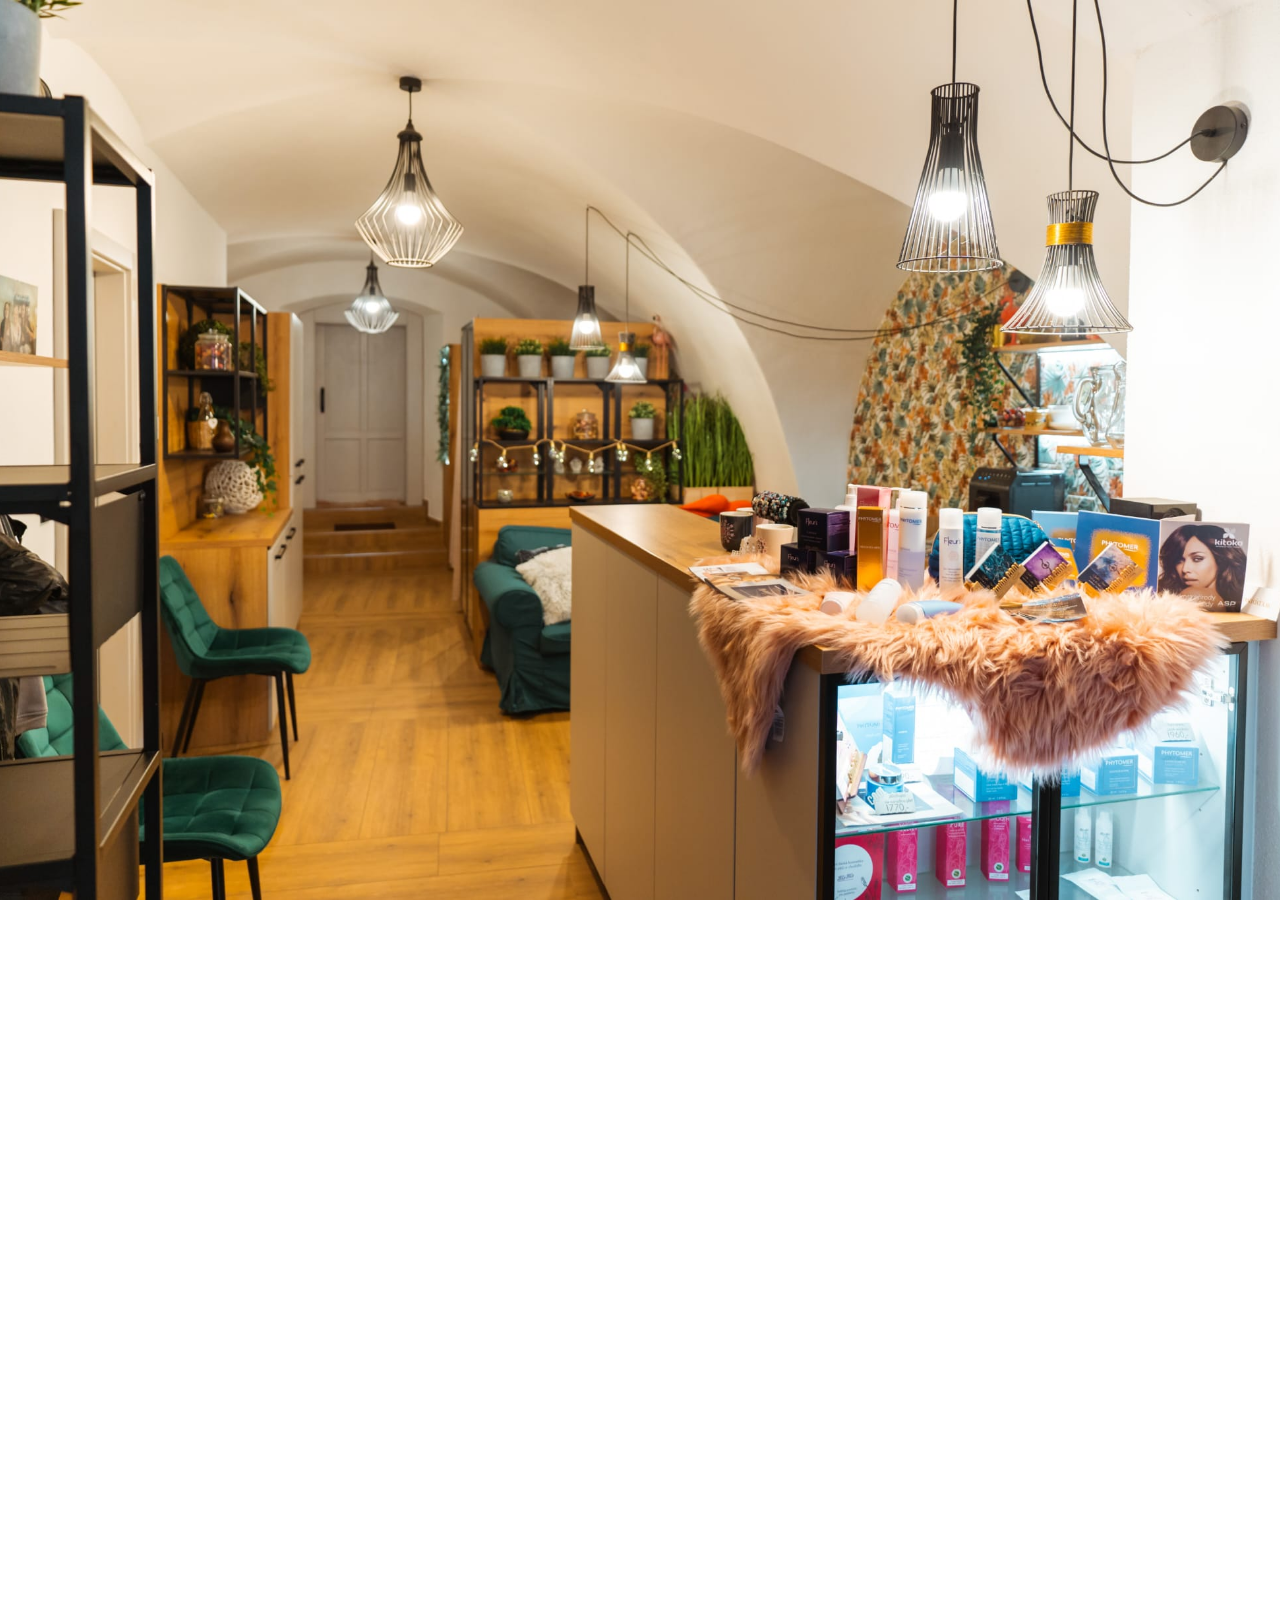
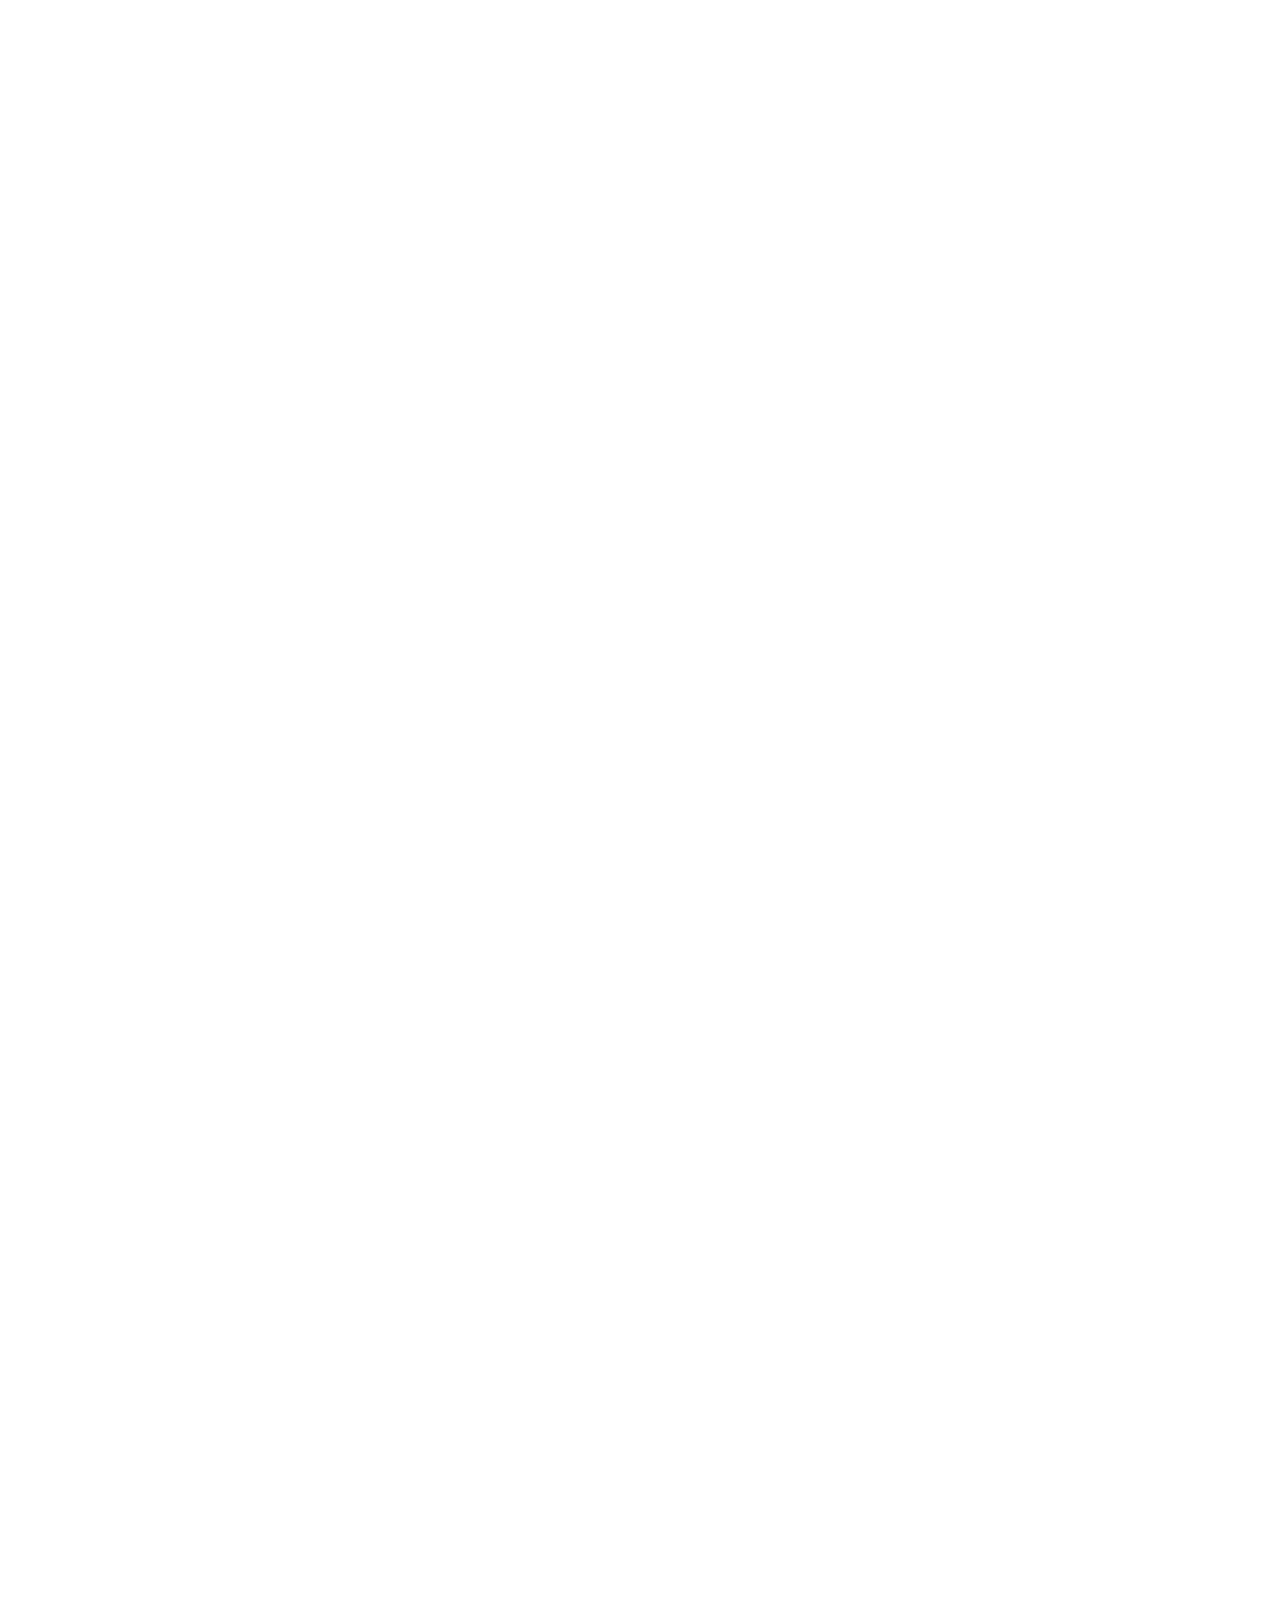
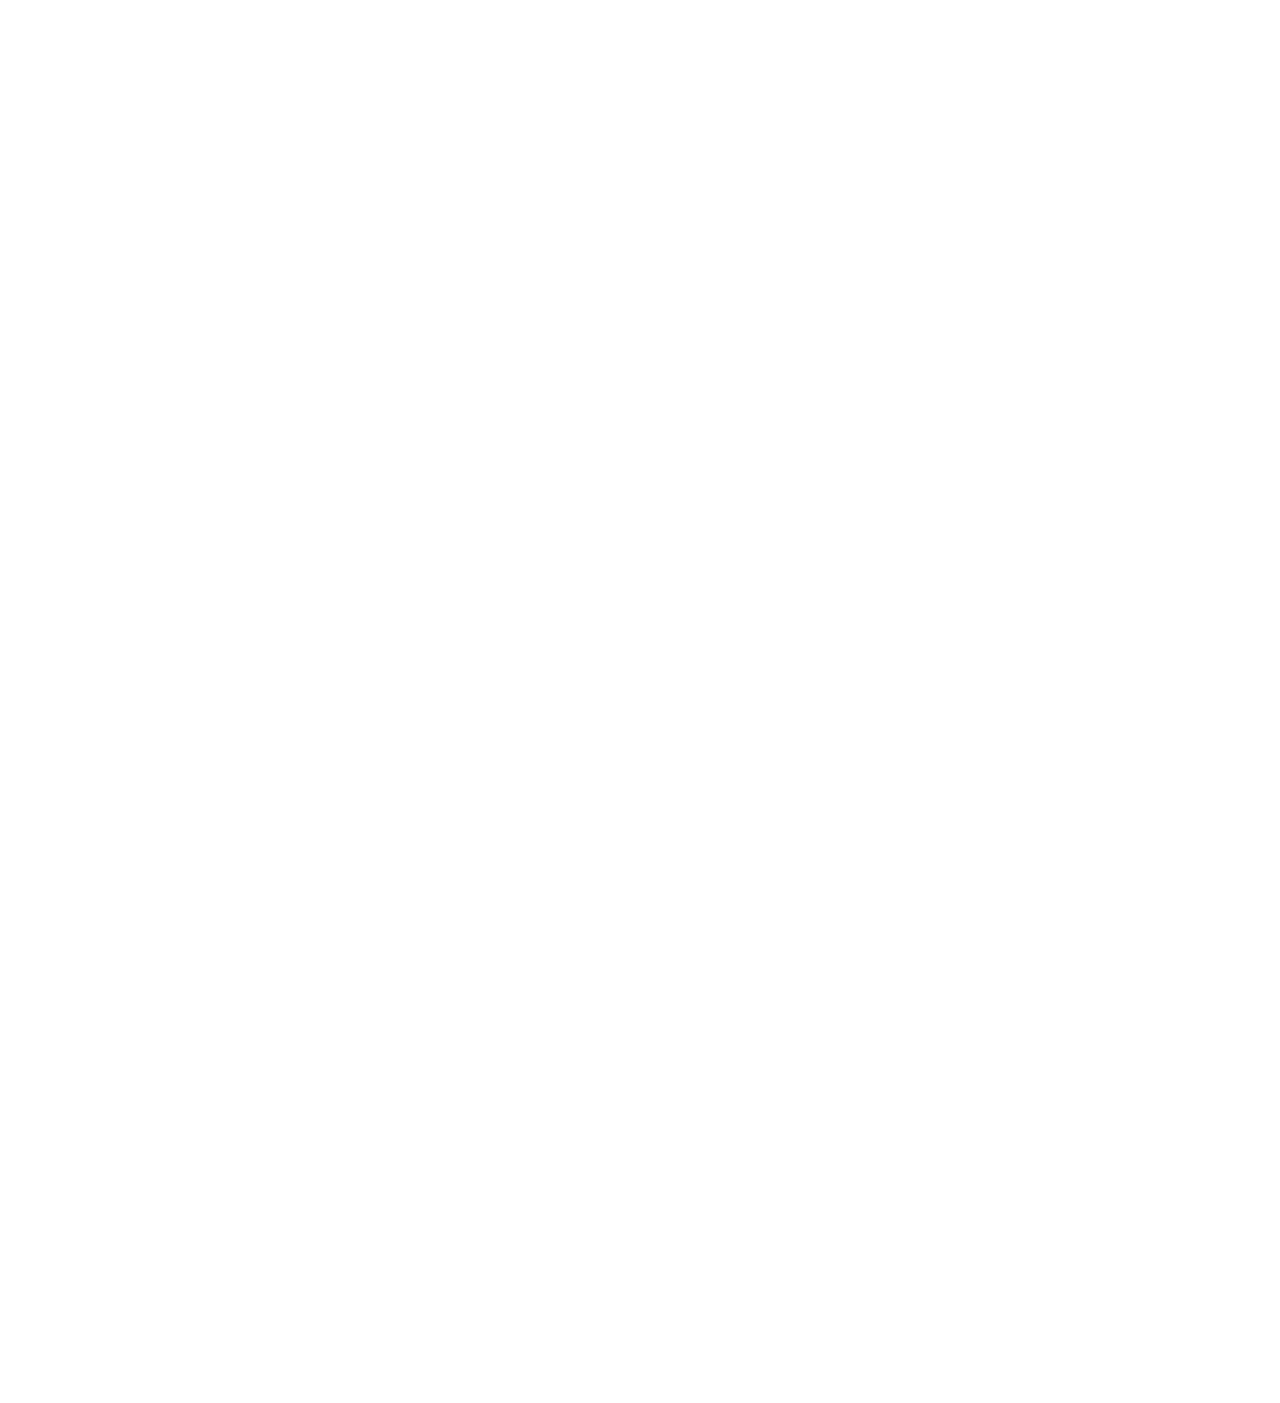
<file: index.html>
<!DOCTYPE html>
<html lang="cs">
<head>
  <meta charset="UTF-8" />
  <meta name="viewport" content="width=device-width, initial-scale=1.0" />
  <meta name="format-detection" content="telephone=no">
  <title>Vítejte | Studio COOL</title>
  <meta name="description" content="Studio COOL - kosmetika, kadeřnictví, řasy a masáže ve Velkém Meziříčí." />
  <link rel="stylesheet" href="css/style.css" />
  <link rel="icon" href="img/ico/ico.png">
</head>
<body>
  <!-- Jednotný rozostřený podklad pro mobily -->
  <div class="bg-blur" aria-hidden="true"></div>

  <header>
    <div class="nav-container">
      <div class="hamburger-wrapper">
        <button class="hamburger" id="hamburger" aria-label="Menu" aria-expanded="false" aria-controls="site-menu">
          <span></span><span></span><span></span>
        </button>
      </div>
      <nav aria-label="Hlavní navigace">
        <ul class="nav-links" id="site-menu">
          <li><a href="index.html" class="active">Vítejte</a></li>
          <li><a href="kosmetika.html">Kosmetika</a></li>
          <li><a href="rasy.html">Řasy &amp; obočí</a></li>
          <li><a href="kadernictvi.html">Kadeřnictví</a></li>
          <li><a href="liceniAnehty.html">Líčení &amp; nehty</a></li>
          <li><a href="masaze.html">Masáže</a></li>
          <li><a href="kontakty.html">Kontakty</a></li>
        </ul>
      </nav>
    </div>
    <div class="nav-backdrop" id="navBackdrop"></div>
  </header>

  <main id="main">
    <section class="hero fade-in">
      <div class="hero-content">
        <h1>Nové studio ve Velkém Meziříčí</h1>
        <p>Ačkoliv ve starém domě, jsme nové, moderní studio na ulici Novosady. Nabízíme komplexní péči o vaše řasy,
          vlasy, vousy, ruce i nohy. Koukáme po nových trendech a neváháme se je naučit a přinášet je i Vám.</p>
      </div>
    </section>

    <section class="service-cards fade-in">
      <div class="service-card">
        <img src="img/galerieVitejte/kri14.jpg" alt="Kosmetika" />
        <div class="service-text">
          <h3>Kosmetika</h3>
          <p>Nabízím komplexní péči o vaši pleť a obličej…. Přijďte si odpočinout a nechte svoji pleť načerpat energii z moře při obličejových rituálech.</p>
          <a href="kosmetika.html" class="btn-link">Více o kosmetice</a>
        </div>
      </div>

      <div class="service-card">
        <img src="img/galerieVitejte/kri02.jpg" alt="Řasy" />
        <div class="service-text">
          <h3>Řasy a obočí</h3>
          <p>Nabízím péči o řasy. Nechte svoje oči prokouknout. Nabízím i komplexní péči o obočí - úprava, barvení, laminace…</p>
          <a href="rasy.html" class="btn-link">Více o řasách a obočí</a>
        </div>
      </div>

      <div class="service-card">
        <img src="img/galerieKadernictvi/hair3.jpg" alt="Kadeřnictví" />
        <div class="service-text">
          <h3>Kadeřnictví Alča</h3>
          <p>Profesionální kadeřnické služby pro dámy i pány — střih, barva i styling dle vašeho přání.</p>
          <a href="kadernictvi.html" class="btn-link">Více o kadeřnictví</a>
        </div>
      </div>

      <div class="service-card">
        <img src="img/galerieVitejte/hair7.jpg" alt="Líčení a nehty" />
        <div class="service-text">
          <h3>Líčení &amp; nehty</h3>
          <p>Líčení na denní nošení, společenské akce i svatby. Nehtový design pro upravené a zdravě vypadající ruce.</p>
          <a href="liceniAnehty.html" class="btn-link">Více o líčení a nehtech</a>
        </div>
      </div>

      <div class="service-card">
        <img src="img/galerieVitejte/kosmetik9.jpg" alt="Masáže">
        <div class="service-text">
          <h3>Masáže</h3>
          <p>Uvolněte napětí, dopřejte si odpočinek a načerpejte novou energii. V ceně je emulze, hudba i vyhřívané lehátko.</p>
          <a href="masaze.html" class="btn-link">Více o masážích</a>
        </div>
      </div>

      <div class="service-card">
        <img src="img/galerieVitejte/studio.jpg" alt="Naše provozovna" />
        <div class="service-text">
          <h3>Naše provozovna</h3>
          <p>Najdete nás v nově zrekonstruovaných prostorách starobylého domu bývalé židovské ulice Velkého Meziříčí. Moderní prostředí pro relaxaci i zkrášlení.</p>
        </div>
      </div>

      <div class="service-card">
        <img src="img/galerieVitejte/kosmetik2.jpg" alt="Dárkové poukazy" />
        <div class="service-text">
          <h3>Dárkové poukazy</h3>
          <p>Nabízíme dárkové poukazy v libovolné hodnotě. Neváhejte se zeptat po telefonu či sociální sítě a nebo osobně na provozovně. </p>
          <a href="kontakty.html" class="btn-link">Kontakty</a>
        </div>
      </div>

      <div class="service-card">
        <img src="img/galerieVitejte/kri19.jpg" alt="">
        <div class="service-text">
          <h3>Kontaktujte nás</h3>
          <p>Máte zájem o naše služby, neváhejte nás kontaktovat přes Messenger, telefon nebo WhatsApp.</p>
          <a href="kontakty.html" class="btn-link">Kontaktujte nás</a>
        </div>
      </div>
    </section>

    <section class="gallery-section fade-in">
      <h2>Fotogalerie studia</h2>
      <div class="gallery-container" id="homeGallery">
        <img src="img/galerieVitejte/kri25.jpg" alt="">
        <img src="img/galerieVitejte/kosmetik5.jpg" alt="">
        <img src="img/galerieVitejte/kri24.jpg" alt="">
        <img src="img/galerieVitejte/hair3.jpg" alt="">
        <img src="img/galerieVitejte/hair5.jpg" alt="">
        <img src="img/galerieVitejte/hair6.jpg" alt="">
        <img src="img/galerieVitejte/hair15.jpg" alt="">
        <img src="img/galerieVitejte/kri19.jpg" loading="lazy" alt="">
        <img src="img/galerieVitejte/kosmetik1.jpg" loading="lazy" alt="">
        <img src="img/galerieVitejte/kri20.jpg" loading="lazy" alt="">
        <img src="img/galerieVitejte/kosmetik10.jpg" loading="lazy" alt="">
        <img src="img/galerieVitejte/kri04.jpg" loading="lazy" alt="">
      </div>
    </section>

    <section class="brand-section fade-in">
      <h2>Náš partner</h2>
      <div class="brand-grid">
        <img src="img/galerieVitejte/kri06.png" alt="Značka 1">
      </div>
    </section>
  </main>

  <footer>
    <div class="footer-blur fade-in">
      <p>© 2025 Kosmetika a Kadeřnictví</p>
    </div>
  </footer>

  <script src="js/script.js"></script>
  <script>initGallery('homeGallery');</script>
</body>
</html>
</file>
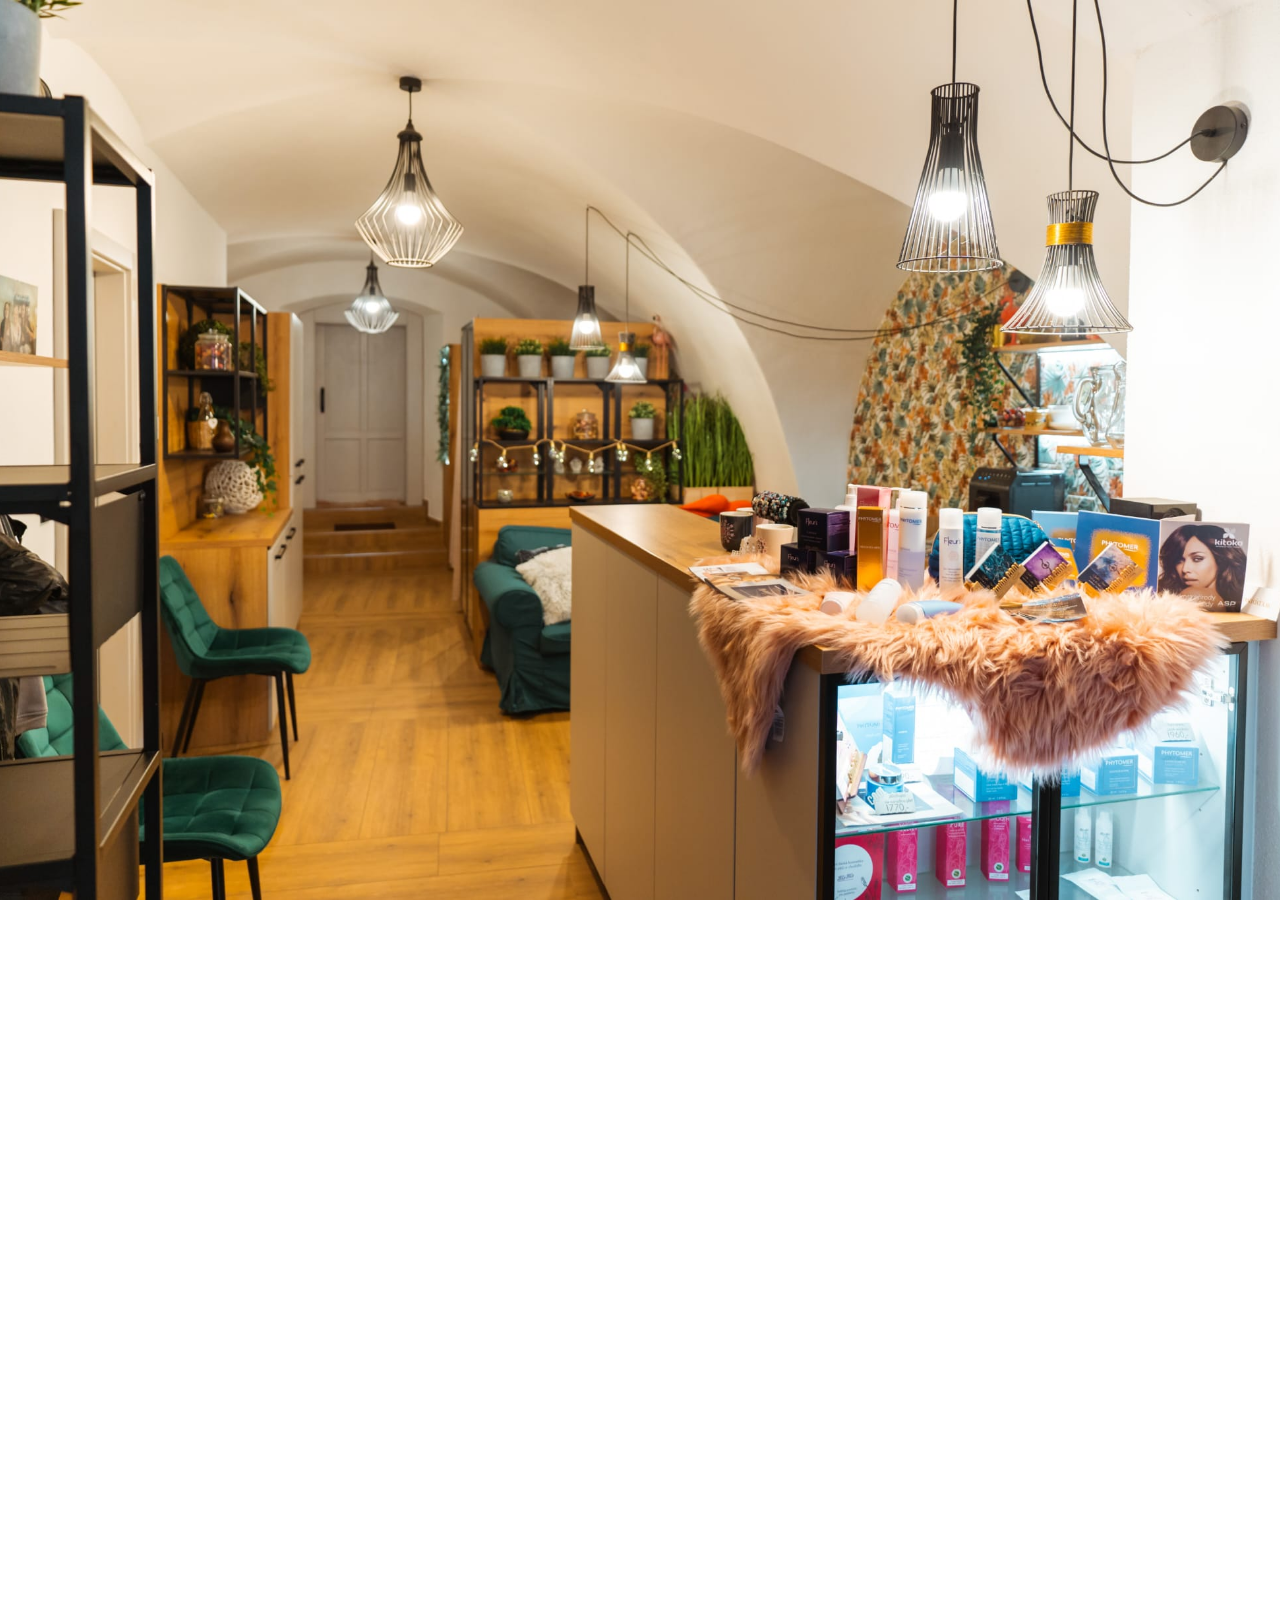
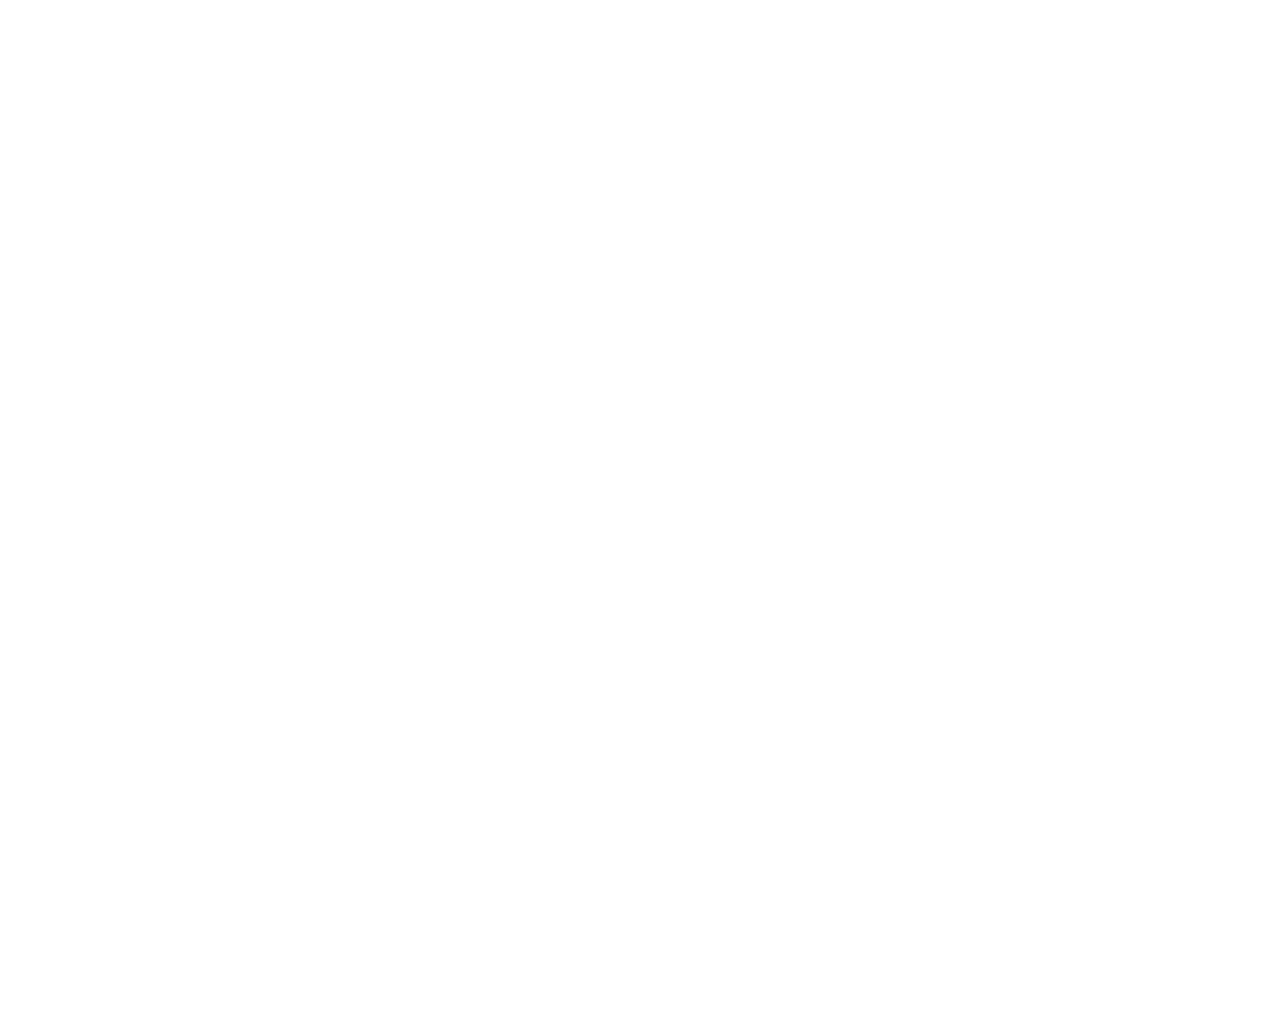
<file: kosmetika.html>
<!DOCTYPE html>
<html lang="cs">
<head>
  <meta charset="UTF-8">
  <meta name="viewport" content="width=device-width, initial-scale=1.0">
  <meta name="format-detection" content="telephone=no">
  <title>Kosmetika | Studio COOL</title>
  <meta name="description" content="Kompletní kosmetické ošetření pleti, peelingy, boj s akné a anti-aging péče se značkou Phytomer.">
  <link rel="stylesheet" href="css/style.css">
  <link rel="icon" href="img/ico/ico.png">
</head>
<body>
  <div class="bg-blur" aria-hidden="true"></div>

  <header>
    <div class="nav-container">
      <div class="hamburger-wrapper">
        <button class="hamburger" id="hamburger" aria-label="Menu" aria-expanded="false" aria-controls="site-menu">
          <span></span><span></span><span></span>
        </button>
      </div>
      <nav aria-label="Hlavní navigace">
        <ul class="nav-links" id="site-menu">
          <li><a href="index.html">Vítejte</a></li>
          <li><a href="kosmetika.html" class="active">Kosmetika</a></li>
          <li><a href="rasy.html">Řasy &amp; obočí</a></li>
          <li><a href="kadernictvi.html">Kadeřnictví</a></li>
          <li><a href="liceniAnehty.html">Líčení &amp; nehty</a></li>
          <li><a href="masaze.html">Masáže</a></li>
          <li><a href="kontakty.html">Kontakty</a></li>
        </ul>
      </nav>
    </div>
    <div class="nav-backdrop" id="navBackdrop"></div>
  </header>

  <main id="main">
    <section class="hero fade-in">
      <div class="hero-content">
        <h1>Kosmetické ošetření a relax</h1>
        <p>Zavřete na chvíli oči a zbavte se veškerých starostí a vychutnejte si ošetření, které hýčkají vaši pleť. To nejlepší pro Vaši pleť z moře. Phytomer = moře…kvalita….udržitelnost…dokonalá ošetření.</p>
      </div>
    </section>

    <section class="service-cards fade-in">
      <div class="service-card">
        <div class="service-text">
          <h3>Poskytované služby</h3>
          <p>Nabízím komplexní péči o pleť s využitím moderních přístrojů.</p>
          <ul>
            <li>Exfoliace</li>
            <li>Kyselinové peelingy</li>
            <li>Boj s akné</li>
            <li>Regulace vrásek, pigmentu a rozjasnění</li>
            <li>Hydratace pleti</li>
            <li>Ultrazvuková špachtle</li>
            <li>Galvanická žehlička</li>
            <li>Ptd lampa</li>
            <li>Relaxační liftingové masáže obličeje</li>
            <li>Celkové ošetření pleti a dokonalý relax</li>
            <li>Masáž rukou během masky</li>
          </ul>
        </div>
      </div>

      <div class="service-card logo-above-text">
        <img src="img/galerieKosmetika/phtmr.jpg" alt="PHYTOMER Logo" class="phytomer-logo">
        <div class="service-text">
          <h3>PHYTOMER – To nejlepší z moře</h3>
          <p><strong>Moře, tradice, výzkum, udržitelnost, kvalita a účinky.</strong></p>
          <p>Přírodní mořská kosmetika bez živočišných složek. Patří mezi malý podíl firem se smyslem pro udržitelnost a kvalitu přírodní péče.</p>
        </div>
      </div>
    </section>

    <div class="cenik-button-container fade-in">
      <button id="show-cenik-btn">Zobrazit ceník</button>
    </div>

    <section id="cenik-section" class="service-cards fade-in">
      <div class="service-detail-card">
        <div class="service-detail-text">
          <h3>Hydra original ritual</h3>
          <p>Hydratace s mořskými aktivními látkami.</p>
          <ul>
            <li>Odlíčení, peeling, detox</li>
            <li>Zahřívací maska hloubkově čistící póry Pure Pore Heating Mask</li>
            <li>Ultrazvuková špachtle</li>
            <li>Masáž, sérum, maska</li>
            <li>Krém + úprava a barvení obočí</li>
          </ul>
          <div class="price-tag">1790 Kč</div>
        </div>
      </div>

      <div class="service-detail-card">
        <div class="service-detail-text">
          <h3>OLIGOFORCE LUMINATION</h3>
          <p>Rozjasnění a obnova pleti s nedokonalostmi. <br> Účinně bojuje proti pigmentovým skvrnám , vráskám a rozšířeným pórům. Během ošetření dochází k dokonalé hydrataci a doplnění minerálů a tím k posílení obranyschopnosti pleti.</p>
          <ul>
            <li>odstranění make-upu a mechanická exfoliace</li>
            <li>&gt;čištění a detoxikace pokožky, kyselinový peeling</li>
            <li>čištění ultrazvukovou špachtlí</li>
            <li>obličejová masáž</li>
            <li>sérum a maska</li>
            <li>aplikace krémů</li>
            <li>v ceně je zahrnuta úprava + barvení obočí</li>
          </ul>
          <div class="price-tag">1790 Kč</div>
        </div>
      </div>

      <div class="service-detail-card">
        <div class="service-detail-text">
          <h3>Doucer Marine (zklidňující)</h3>
          <p>60–90 minut – Zklidňující péče pro zjemnění a zlepšení ochrany u citlivé pleti, nebo pleti se sklonem k zarudnutí.</p>
          <div class="price-tag">1790 Kč</div>
        </div>
      </div>

      <div class="service-detail-card">
        <div class="service-detail-text">
          <h3>EXPERT YOUTH</h3>
          <p>PROTIVRÁSKOVÉ OŠETŘENÍ (90 minut). Účinné ošetření pro omlazení a restrukturalizaci pleti a vyplnění vrásek.</p>
          <div class="price-tag">1790 Kč</div>
        </div>
      </div>

      <div class="service-detail-card">
        <div class="service-detail-text">
          <h3>PIONEER LUXUSNÍ OMLAZUJÍCÍ SUPREME RITUÁL</h3>
        <p>Délka ošetření 130 minut. Mimořádné ošetření s okamžitým omlazením, maximální biotechnologický výkon s mimořádnou masáží.</p>
          <div class="price-tag">2190 Kč</div>
        </div>
      </div>

      <div class="service-detail-card">
        <div class="service-detail-text">
          <h3>Teens 13–19 let</h3>
          <p>Čištění, peeling, ultrazvuk, sérum, maska, úprava obočí.</p>
          <div class="price-tag">1090 Kč</div>
        </div>
      </div>
    </section>

    <section class="gallery-section fade-in">
      <h2>Fotogalerie kosmetika</h2>
      <div class="gallery-container" id="kosmetikaGallery">
        <img src="img/galerieKosmetika/kosmetika2.jpg" alt="" loading="lazy">
        <img src="img/galerieKosmetika/kosmetik9.jpg" alt="" loading="lazy">
        <img src="img/galerieKosmetika/kosmetika5.jpg" alt="" loading="lazy">
        <img src="img/galerieKosmetika/kosmetik3.jpg" alt="" loading="lazy">
        <img src="img/galerieKosmetika/kosmetik.jpg" alt="" loading="lazy">
        <img src="img/galerieKosmetika/kri14.jpg" alt="" loading="lazy">
        <img src="img/galerieKosmetika/kosmetik6.jpg" alt="" loading="lazy">
        <img src="img/galerieKosmetika/produkty.jpg" alt="" loading="lazy">
        <img src="img/galerieKosmetika/kosmetik11.jpg" alt="" loading="lazy">
      </div>
    </section>
  </main>

  <footer>
    <div class="footer-blur fade-in">
      <p>© 2025 Kosmetika a Kadeřnictví</p>
    </div>
  </footer>

  <script src="js/script.js"></script>
  <script>initGallery('kosmetikaGallery');</script>
</body>
</html>
</file>
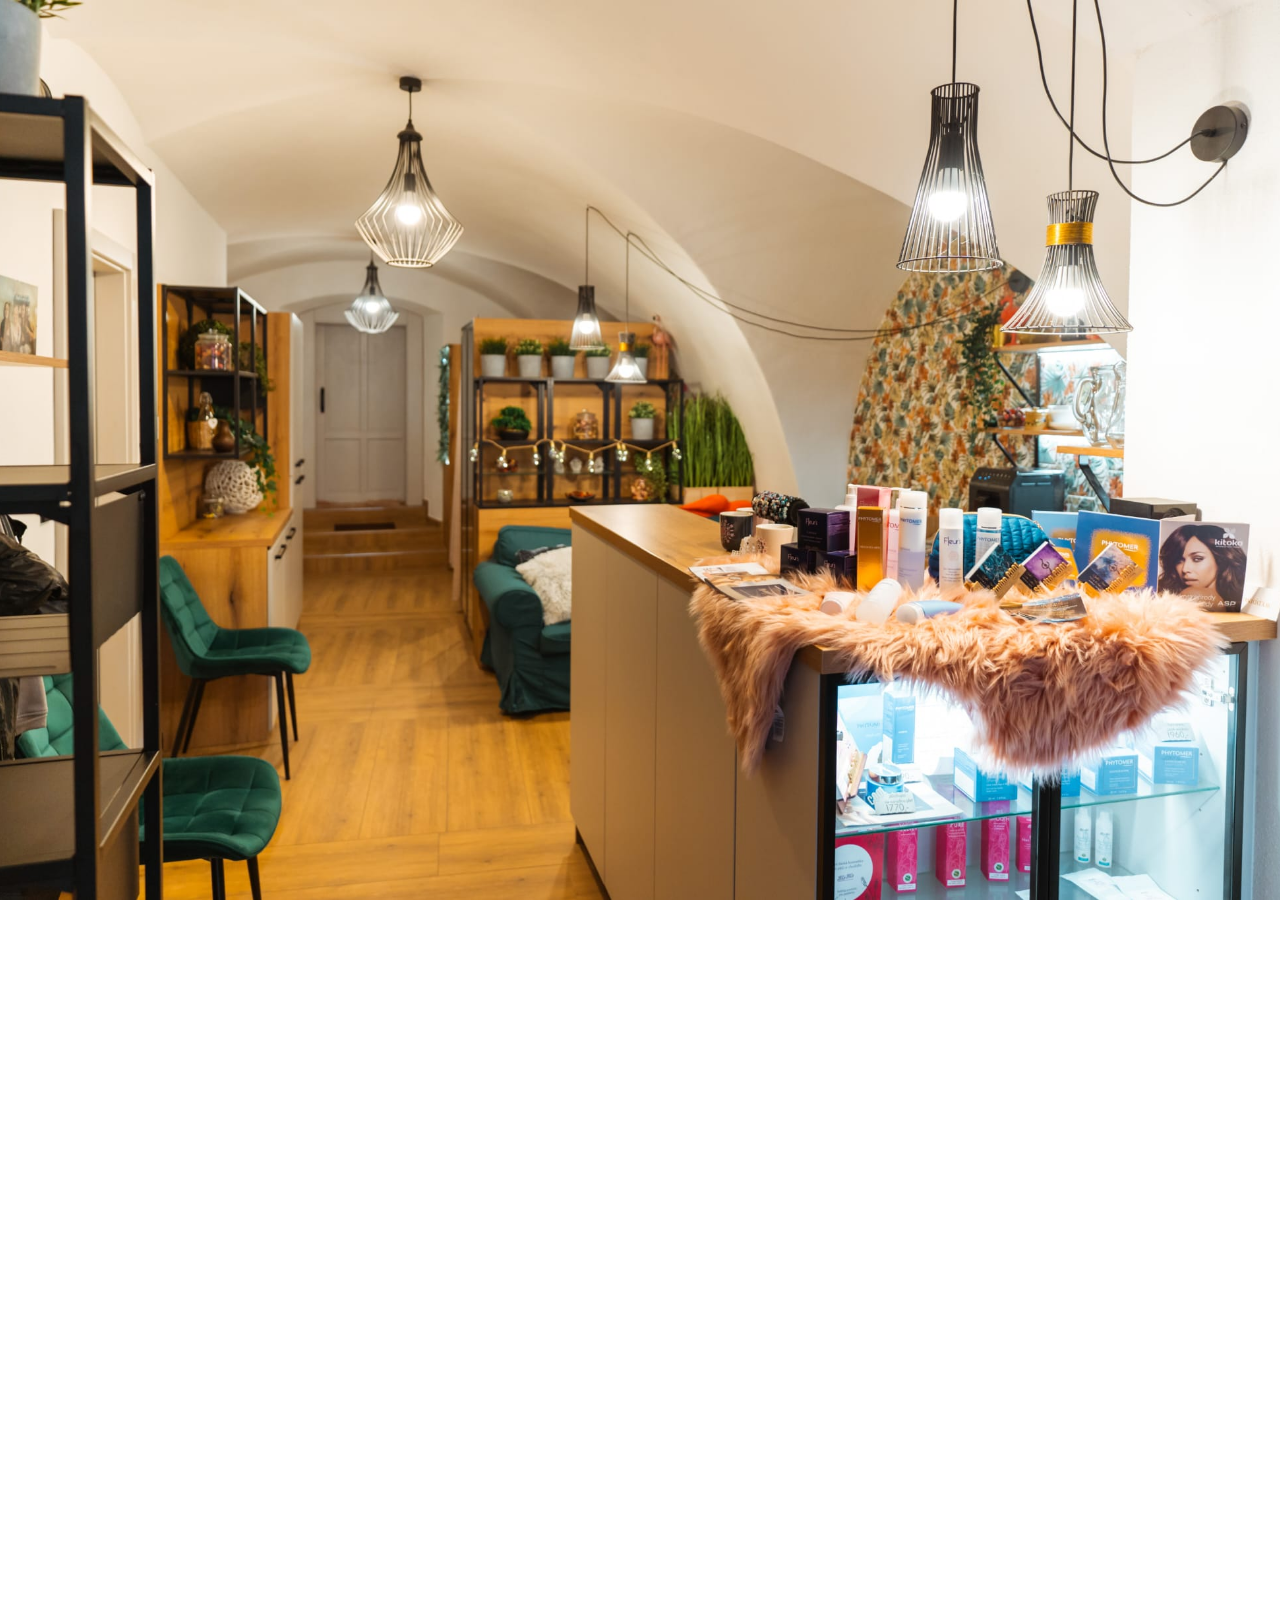
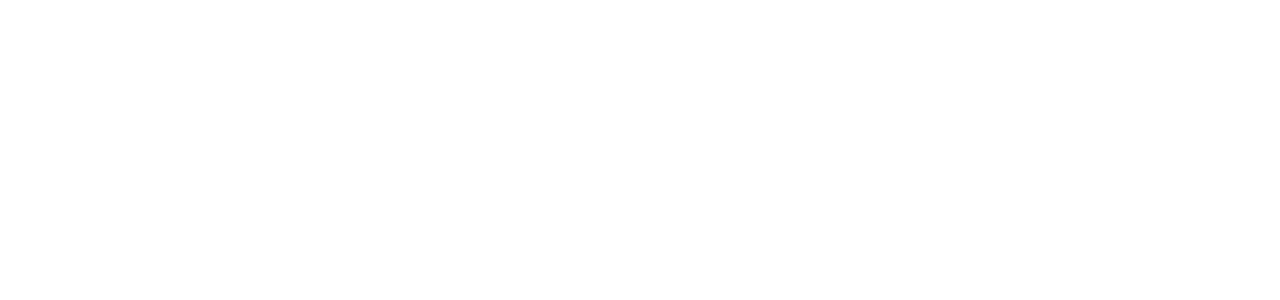
<file: masaze.html>
<!DOCTYPE html>
<html lang="cs">
<head>
<meta charset="UTF-8">
<meta name="viewport" content="width=device-width, initial-scale=1.0">
<meta name="format-detection" content="telephone=no">
<title>Masáže | Studio COOL</title>
<meta name="description" content="Relaxační a sportovní masáže – nabídka služeb, ceník a fotografie.">
<link rel="stylesheet" href="css/style.css">
<link rel="icon" href="img/ico/ico.png">
</head>
<body>
  <div class="bg-blur" aria-hidden="true"></div>

<header>
  <div class="nav-container">
    <div class="hamburger-wrapper">
      <button class="hamburger" id="hamburger" aria-label="Menu" aria-expanded="false" aria-controls="site-menu">
        <span></span><span></span><span></span>
      </button>
    </div>
    <nav aria-label="Hlavní navigace">
      <ul class="nav-links" id="site-menu">
        <li><a href="index.html">Vítejte</a></li>
        <li><a href="kosmetika.html">Kosmetika</a></li>
        <li><a href="rasy.html">Řasy &amp; obočí</a></li>
        <li><a href="kadernictvi.html">Kadeřnictví</a></li>
        <li><a href="liceniAnehty.html">Líčení &amp; nehty</a></li>
        <li><a href="masaze.html" class="active">Masáže</a></li>
        <li><a href="kontakty.html">Kontakty</a></li>
      </ul>
    </nav>
  </div>
  <div class="nav-backdrop" id="navBackdrop"></div>
</header>

<main id="main">
  <section class="hero fade-in">
    <div class="hero-content">
      <h1>Masáže studia COOL</h1>
      <p>Kdo chce jiným svítit, sám musí zářit. Nenechte bolavá záda omezit váš život a přijďte na relaxační masáž se sportovními prvky.</p>
    </div>
  </section>

  <section class="service-cards fade-in">
    <div class="service-card">
      <div class="service-text">
        <h3>Poskytované služby</h3>
        <p>Ulevíte svalům, zlepšíte regeneraci a zrelaxujete hlavu i tělo. V ceně je emulze, hudba i vyhřívané lehátko.</p>
        <ul>
          <li>Relaxačně-sportovní masáž zad a šíje (cca 50 minut)</li>
          <li>Na závěr masáže aplikace speciální emulze podle typu problému (hřejivá, chladivá, bylinková…)</li>
          <li>Relaxační hudba a vyhřívané lehátko</li>
        </ul>
      </div>
    </div>
  </section>

  <div class="cenik-button-container fade-in">
    <button id="show-cenik-btn">Zobrazit ceník</button>
  </div>

  <section id="cenik-section" class="service-cards fade-in">
    <div class="service-detail-card">
      <div class="service-detail-text">
        <h3>Celková relaxačně sportovní masáž zad a šíje</h3>
        <ul>
          <li>Krásné čisté prostředí s relaxační hudbou a vyhřívaným lehátkem</li>
          <li>50 minut</li>
          <li>Na závěr aplikace speciální emulze dle typu problému</li>
        </ul>
        <div class="price-tag">850 Kč</div>
      </div>
    </div>
  </section>

  <section class="gallery-section fade-in">
    <h2>Galerie masáže</h2>
    <div class="gallery-container" id="masazeGallery">
      <img src="img/galerieMasaze/masaz1.jpg" alt="">
      <img src="img/galerieMasaze/masaze2.jpg" alt="">
      <img src="img/galerieMasaze/masaze3.jpg" alt="">
      <img src="img/galerieMasaze/masaze4.jpg" alt="">
      <img src="img/galerieMasaze/masaze5.jpg" alt="">
      <img src="img/galerieMasaze/masaze6.jpg" alt="">
    </div>
  </section>
</main>

<footer>
  <div class="footer-blur fade-in">
    <p>© 2025 Kosmetika a Kadeřnictví</p>
  </div>
</footer>

<script src="js/script.js"></script>
<script>initGallery('masazeGallery');</script>
</body>
</html>
</file>
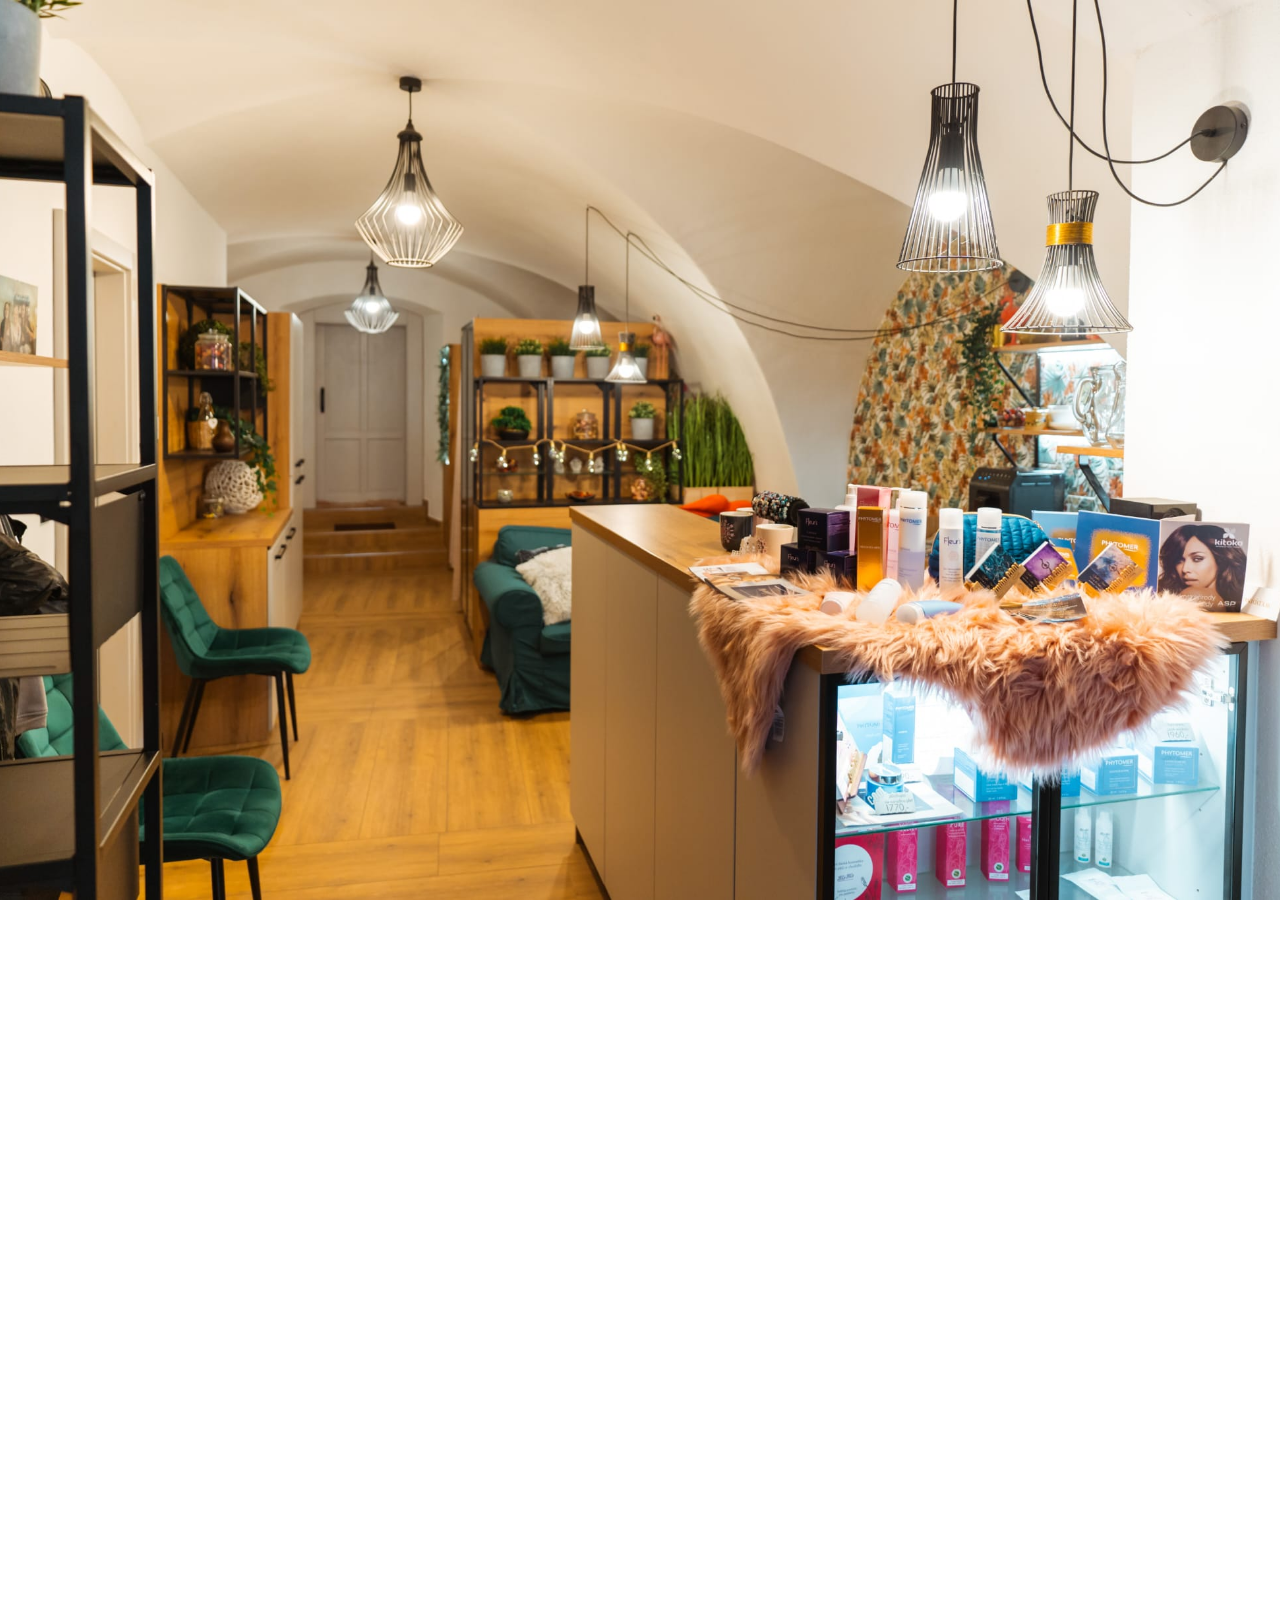
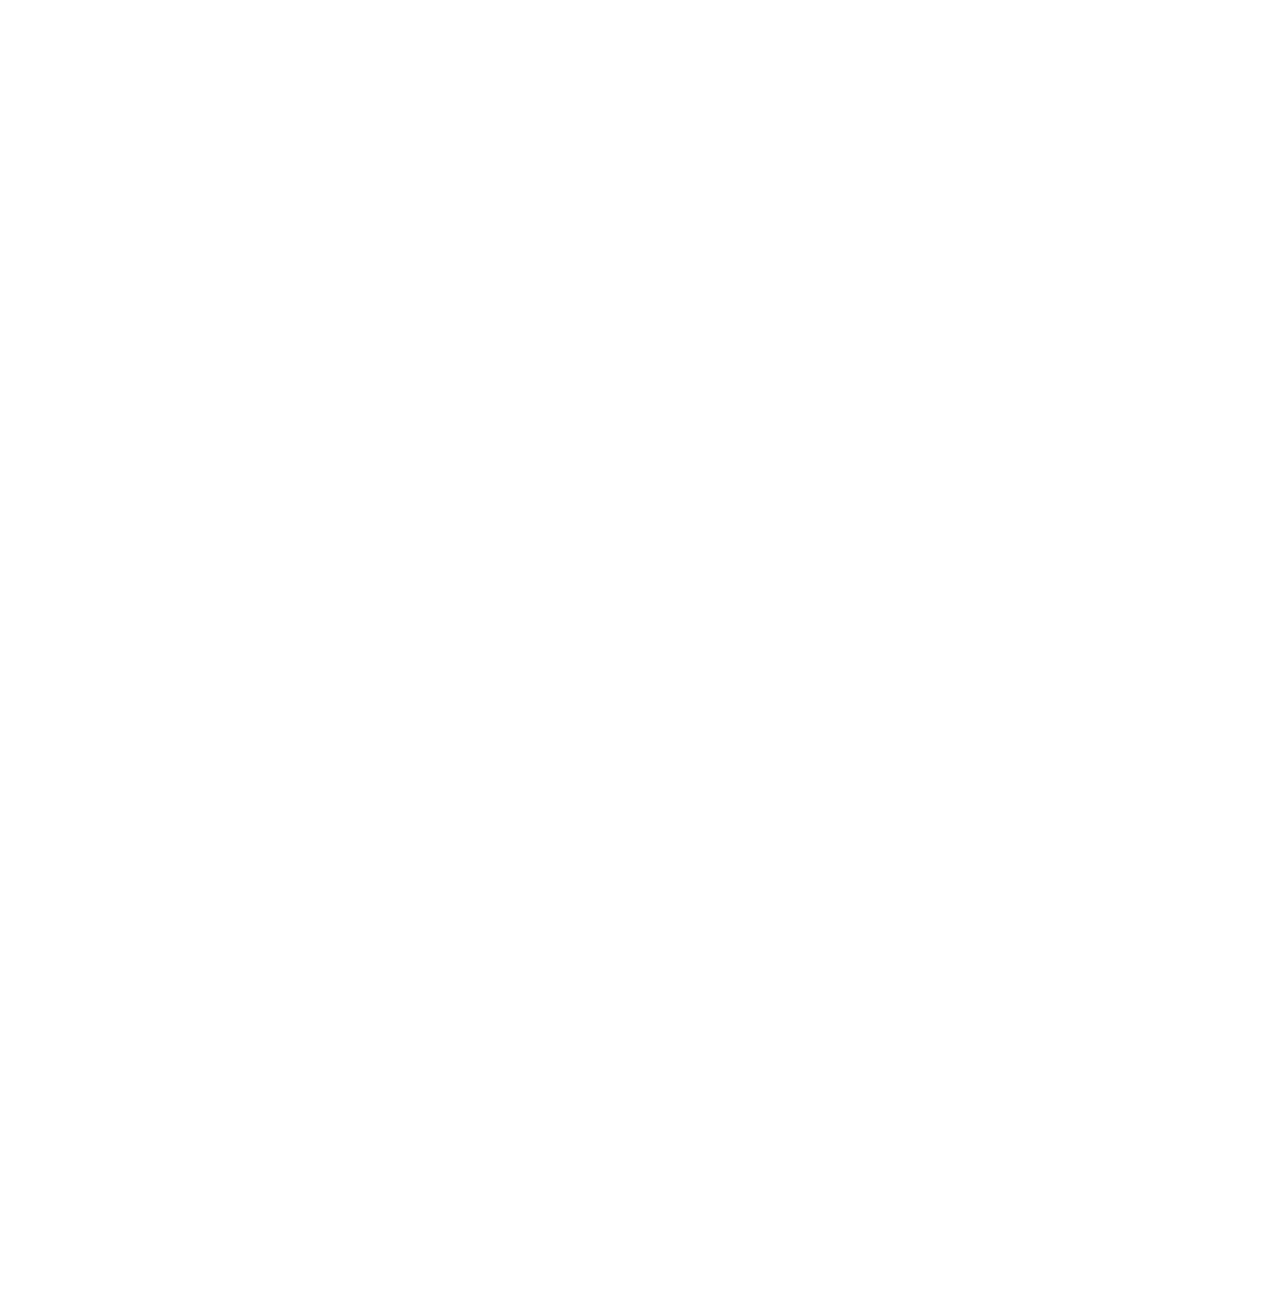
<file: rasy.html>
<!DOCTYPE html>
<html lang="cs">
<head>
  <meta charset="UTF-8">
  <meta name="viewport" content="width=device-width, initial-scale=1.0">
  <meta name="format-detection" content="telephone=no">
  <title>Řasy | Studio COOL</title>
  <meta name="description" content="Prodlužování řas, LashLifting, Laminace obočí – profesionální péče a ceník.">
  <link rel="stylesheet" href="css/style.css">
  <link rel="icon" href="img/ico/ico.png">
</head>
<body>
  <div class="bg-blur" aria-hidden="true"></div>

  <header>
    <div class="nav-container">
      <div class="hamburger-wrapper">
        <button class="hamburger" id="hamburger" aria-label="Menu" aria-expanded="false" aria-controls="site-menu">
          <span></span><span></span><span></span>
        </button>
      </div>
      <nav aria-label="Hlavní navigace">
        <ul class="nav-links" id="site-menu">
          <li><a href="index.html">Vítejte</a></li>
          <li><a href="kosmetika.html">Kosmetika</a></li>
          <li><a href="rasy.html" class="active">Řasy &amp; obočí</a></li>
          <li><a href="kadernictvi.html">Kadeřnictví</a></li>
          <li><a href="liceniAnehty.html">Líčení &amp; nehty</a></li>
          <li><a href="masaze.html">Masáže</a></li>
          <li><a href="kontakty.html">Kontakty</a></li>
        </ul>
      </nav>
    </div>
    <div class="nav-backdrop" id="navBackdrop"></div>
  </header>

  <main id="main">
    <section class="hero fade-in">
      <div class="hero-content">
        <h1>Řasy &amp; obočí studia COOL</h1>
        <p>Oko je okno do duše… buďte upravená bez ztráty času před zrcadlem.</p>
      </div>
    </section>

    <section class="service-cards fade-in">
      <div class="service-card">
        <div class="service-text">
          <h3>Poskytované služby</h3>
          <p>Dbám na profesionální práci, kvalitní komponenty a šetrné techniky. V oboru mám 6 let praxi a neustále se vzdělávám.</p>
          <ul>
            <li>Řasa na řasu (6–13 mm)</li>
            <li>LashLifting Elleebana + výživa</li>
            <li>Laminace obočí Elleebana</li>
            <li>Úprava a barvení obočí</li>
          </ul>
        </div>
      </div>

      <div class="service-card">
        <div class="service-text">
          <h3>Laminace obočí (brow lamination)</h3>
          <p>Laminace obočí („brow lamination“) narovná chloupky, upraví směr růstu a zvýrazní tvar. Značka Elleebana – řada Elleeplex Profusion.</p>
          <p>Co klientka může očekávat?</p>
          <ul>
            <li>Plnější vzhled, vyčesaný směr.</li>
            <li>Okamžitý efekt po úpravě.</li>
            <li>Nižší každodenní údržba.</li>
            <li>Po ošetření vyhnout se vodě/sauně/potu a častému dotýkání.</li>
          </ul>
        </div>
      </div>

      <div class="service-card">
        <div class="service-text">
          <h3>Lifting řas (Lash Lift)</h3>
          <p>Nadzvednutí a natočení vlastních řas bez prodlužování. Elleebana One Shot Lash Lift s výživou (bez formaldehydu, podpora kondice řas).</p>
        </div>
      </div>

      <div class="service-card logo-above-text">
        <img src="img/galerieRasy/elbn.webp" alt="ELLEEBANA" class="phytomer-logo">
        <div class="service-text">
          <h3>ELLEEBANA – šetrná úprava řas a obočí</h3>
        </div>
      </div>
    </section>

    <div class="cenik-button-container fade-in">
      <button id="show-cenik-btn">Zobrazit ceník</button>
    </div>

    <section id="cenik-section" class="service-cards fade-in">
      <div class="service-detail-card">
        <div class="service-detail-text">
          <h3>LashLifting Elleebana + výživa Regen</h3>
          <p>Přirozené natočení a vyživení řas.</p>
          <div class="price-tag">950 Kč</div>
        </div>
      </div>

      <div class="service-detail-card">
        <div class="service-detail-text">
          <h3>Laminace obočí Elleebana</h3>
          <p>Uhlazení, nadzvednutí a zafixování chloupků pro perfektní tvar.</p>
          <div class="price-tag">990 Kč</div>
        </div>
      </div>

      <div class="service-detail-card">
        <div class="service-detail-text">
          <h3>Lifting řas + laminace obočí</h3>
          <p>Kombinace lash liftingu a laminace obočí.</p>
          <ul>
            <li>Samotná laminace obočí: <strong>990 Kč</strong></li>
            <li>Samotný lashLifting řas: <strong>950 Kč</strong></li>
          </ul>
          <div class="price-tag">1900 Kč</div>
        </div>
      </div>

      <div class="service-detail-card">
        <div class="service-detail-text">
          <h3>Klasická úprava obočí + barva</h3>
          <p>Úprava tvaru, vyměření a barvení obočí.</p>
          <div class="price-tag">380 Kč</div>
        </div>
      </div>
    </section>

    
 <section class="gallery-section fade-in">
      <h2>Galerie řasy &amp; obočí</h2>
      <div class="gallery-container" id="kosmetikaGallery">
       
        <img src="img/galerieRasy/ras.JPEG" >
        <img src="img/galerieRasy/mix1.png">
        <img src="img/galerieRasy/mix2.png" >
         <img src="img/galerieRasy/rasy.jpg">
        <img src="img/galerieRasy/kosmetik7.jpg"loading="lazy"> 
        <img src="img/galerieRasy/kosmetika7.jpg"loading="lazy">
        
        
      </div>
    </section>
  </main>

  <footer>
    <div class="footer-blur fade-in">
      <p>© 2025 Kosmetika a Kadeřnictví</p>
    </div>
  </footer>

  <script src="js/script.js"></script>
  <script>initGallery('rasyGallery');</script>
</body>
</html>
</file>
<file: css/style.css>
/* css/style.css — mobilní fullscreen menu (klikatelné) + bez podtržení ikon v kontaktech */
:root{--glass-blur:10px;--glass-blur-mobile:6px}
*{box-sizing:border-box;margin:0;padding:0;scrollbar-width:thin;scrollbar-color:rgba(255,255,255,.3) rgba(255,255,255,.1);-webkit-tap-highlight-color:transparent}
*::-webkit-scrollbar{height:8px;width:8px}
*::-webkit-scrollbar-track{background:rgba(255,255,255,.1);border-radius:10px}
*::-webkit-scrollbar-thumb{background-color:rgba(255,255,255,.3);border-radius:10px;border:1px solid rgba(255,255,255,.2)}
*::-webkit-scrollbar-thumb:hover{background-color:rgba(255,255,255,.5)}
html{text-size-adjust:100%;-webkit-text-size-adjust:100%}
body{font-family:'Segoe UI',Tahoma,Geneva,Verdana,sans-serif;background:url('../img/galerieVitejte/kri13.jpg') center/cover fixed no-repeat;color:#fff;line-height:1.6;font-size:1.1rem;position:relative;z-index:0;opacity:0;animation:bodyFadeIn .7s ease forwards}
body::before{content:"";position:fixed;inset:0;background-color:rgba(0,0,0,.35);z-index:-1}

/* Jeden sdílený blur pro mobily (desktop skrytý) */
.bg-blur{display:none;position:fixed;inset:0;background:url('../img/galerieVitejte/kri13.jpg') center/cover no-repeat;filter:blur(12px);transform:translateZ(0) scale(1.06);will-change:transform;z-index:-2}

@media (prefers-reduced-motion: reduce){*{animation:none!important;transition:none!important;scroll-behavior:auto!important}}
@keyframes fadeIn{from{opacity:0;transform:translateY(20px)}to{opacity:1;transform:translateY(0)}}
@keyframes bodyFadeIn{from{opacity:0}to{opacity:1}}
.fade-in.visible{opacity:1;transform:translateY(0)}
.fade-in{opacity:0;transition:opacity .7s ease,transform .7s ease;transform:translateY(24px);will-change:transform,opacity}

/* Header & nav (desktop) */
header{position:relative;z-index:1000}
.nav-container{background:rgba(255,255,255,.15);backdrop-filter:blur(var(--glass-blur));-webkit-backdrop-filter:blur(var(--glass-blur));border-radius:15px;padding:20px;margin:30px auto;max-width:1200px;width:calc(100% - 40px);display:flex;justify-content:space-between;align-items:center;box-shadow:0 4px 15px rgba(0,0,0,.25);font-size:1.1rem;position:relative;z-index:2000}
nav{width:100%}
.nav-links{list-style:none;display:flex;gap:22px;justify-content:center;align-items:center;flex-wrap:nowrap;white-space:nowrap}
.nav-links a{display:block;color:#fff;text-decoration:none;font-weight:600;padding:10px 14px;border-radius:8px;transition:background-color .25s}
.nav-links a:hover,.nav-links a.active{background-color:rgba(255,255,255,.25)}
.hamburger-wrapper{display:none}
.hamburger{display:flex;flex-direction:column;gap:6px;transition:transform .25s ease;border:0;background:transparent;padding:0;cursor:pointer}
.hamburger span{width:26px;height:3px;background-color:#fff;border-radius:2px;display:block;transition:all .25s ease}
.hamburger.active span:nth-child(1){transform:rotate(45deg) translate(5px,5px)}
.hamburger.active span:nth-child(2){opacity:0}
.hamburger.active span:nth-child(3){transform:rotate(-45deg) translate(6px,-6px)}
.nav-backdrop{position:fixed;inset:0;background:rgba(0,0,0,.45);opacity:0;visibility:hidden;transition:opacity .25s ease,visibility .25s ease;z-index:900}

main{transition:margin-top .35s ease}

/* Hero */
.hero{display:flex;justify-content:center;align-items:center;min-height:80vh;text-align:center;margin-bottom:30px}
.hero-content{background:rgba(255,255,255,.15);backdrop-filter:blur(var(--glass-blur));-webkit-backdrop-filter:blur(var(--glass-blur));border-radius:15px;padding:40px;max-width:900px;width:100%;box-shadow:0 4px 20px rgba(0,0,0,.3);display:flex;flex-direction:column;align-items:center}
.hero h1{font-size:3rem;margin-bottom:20px;text-shadow:2px 2px 10px rgba(0,0,0,.7)}
.hero p{font-size:1.3rem;color:#f5f5f5}

/* Ceník */
.cenik-button-container{text-align:center;margin:0 auto 40px auto;max-width:900px}
#show-cenik-btn{padding:15px 30px;font-size:1.2rem;font-weight:700;background-color:#a0f0ff;color:#000;box-shadow:0 2px 10px rgba(0,0,0,.5);border:0;cursor:pointer;border-radius:8px;transition:background-color .25s,color .25s,transform .25s;text-decoration:none}
#show-cenik-btn:hover{background-color:#fff;transform:translateY(-2px)}
#cenik-section{max-height:0;opacity:0;overflow:hidden;margin:0 auto;transition:max-height .6s ease-in-out,opacity .5s ease-in-out;visibility:hidden;padding:0 20px}
#cenik-section.active{max-height:5000px;opacity:1;margin-top:40px;margin-bottom:40px;visibility:visible}

/* Karty */
.service-cards{max-width:900px;margin:0 auto 40px auto;display:flex;flex-direction:column;gap:35px;padding:0 20px;content-visibility:auto;contain-intrinsic-size:1px 600px}
.service-card{display:flex;background:rgba(255,255,255,.15);backdrop-filter:blur(var(--glass-blur));-webkit-backdrop-filter:blur(var(--glass-blur));border-radius:15px;border:2px solid rgba(255,255,255,.25);overflow:hidden;flex-wrap:wrap;width:100%;transition:transform .25s ease,box-shadow .25s ease;transform:translateZ(0)}
.service-card:hover{transform:translateY(-4px);box-shadow:0 8px 25px rgba(0,0,0,.4)}
.service-card img{width:350px;object-fit:cover;backface-visibility:hidden;transform:translateZ(0)}
.service-text{padding:40px 35px;flex:1;display:flex;flex-direction:column;justify-content:center}
.service-card.logo-above-text{flex-direction:column;align-items:center;text-align:center}
.service-card.logo-above-text img.phytomer-logo{width:220px;max-width:70%;height:auto;object-fit:contain;padding:20px;margin:0 auto}
.service-text h3{font-size:1.8rem;margin-bottom:15px;color:#a0f0ff}
.service-text p{font-size:1.1rem;margin-bottom:15px}
.btn-link{display:inline-block;margin-top:auto;padding:10px 18px;background:rgba(0,0,0,.3);color:#fff;text-decoration:none;border-radius:5px;transition:.25s;align-self:flex-start}
.btn-link:hover{background:rgba(0,0,0,.5)}

/* Brand */
.brand-section{background:rgba(255,255,255,.15);backdrop-filter:blur(var(--glass-blur));-webkit-backdrop-filter:blur(var(--glass-blur));border-radius:15px;padding:50px 30px;margin:40px auto;max-width:900px;text-align:center;box-shadow:0 4px 15px rgba(0,0,0,.25)}
.brand-grid{display:grid;grid-template-columns:repeat(auto-fit,minmax(120px,1fr));gap:25px;justify-items:center;align-items:center;width:100%}
.brand-grid img{max-width:160px;width:100%;height:auto;transition:transform .2s ease}
.brand-grid img:hover{transform:scale(1.04)}

/* Galerie */
.gallery-section{padding:40px 20px;max-width:900px;margin:0 auto 40px auto;background:rgba(255,255,255,.15);backdrop-filter:blur(var(--glass-blur));-webkit-backdrop-filter:blur(var(--glass-blur));border-radius:15px;isolation:isolate}
.gallery-section h2{font-size:2rem;margin-bottom:20px;text-align:center}
.gallery-container{display:flex;overflow-x:auto;gap:15px;padding-bottom:10px;cursor:grab;will-change:scroll-position}
.gallery-container.active{cursor:grabbing}
.gallery-container img{height:200px;border-radius:10px;flex-shrink:0;transition:transform .25s,box-shadow .25s;object-fit:cover;backface-visibility:hidden;transform:translateZ(0)}
.gallery-container img:hover{transform:scale(1.05);box-shadow:0 5px 15px rgba(0,0,0,.5)}

/* Kontakty & mapa */
.contact-info,.map-section{padding:30px 20px;max-width:900px;margin:0 auto 40px auto;background:rgba(255,255,255,.15);border:2px solid rgba(255,255,255,.25);border-radius:15px;box-shadow:0 4px 15px rgba(0,0,0,.25);backdrop-filter:blur(var(--glass-blur));-webkit-backdrop-filter:blur(var(--glass-blur))}
.contact-info h2,.map-section h2{font-size:2rem;margin-bottom:20px;text-align:center}
.contact-person-grid{display:grid;grid-template-columns:repeat(auto-fit,minmax(280px,1fr));gap:30px;margin-top:30px}
.person-card{background:rgba(255,255,255,.12);border:2px solid rgba(255,255,255,.25);border-radius:15px;box-shadow:0 6px 20px rgba(0,0,0,.3);backdrop-filter:blur(calc(var(--glass-blur) - 2px));-webkit-backdrop-filter:blur(calc(var(--glass-blur) - 2px));padding:24px;text-align:center;transition:transform .2s ease,box-shadow .2s ease;transform:translateZ(0)}
.person-card:hover{transform:translateY(-3px);box-shadow:0 10px 28px rgba(0,0,0,.4)}
.person-card img{width:110px;height:110px;border-radius:50%;object-fit:cover;margin-bottom:12px;border:3px solid #a0f0ff}

/* Ikony v kontaktech – bez podtržení */
.contact-links{margin-top:14px;display:flex;justify-content:center;gap:16px}
.contact-links a{color:#fff;font-size:1.4rem;line-height:1;display:inline-flex;align-items:center;justify-content:center;width:38px;height:38px;border-radius:50%;background:rgba(0,0,0,.25);transition:background .2s ease,transform .15s ease,color .2s ease;text-decoration:none !important}
.contact-links a:hover{color:#a0f0ff;background:rgba(0,0,0,.4);transform:translateY(-1px)}

/* Footer */
footer{padding:20px 0 40px}
.footer-blur{background:rgba(255,255,255,.15);backdrop-filter:blur(var(--glass-blur));-webkit-backdrop-filter:blur(var(--glass-blur));border-radius:15px;max-width:900px;margin:40px auto;text-align:center;box-shadow:0 4px 15px rgba(0,0,0,.25)}
.footer-blur p{margin:0;font-weight:600}

/* Responsivita */
@media (max-width:1024px){
  .service-card{flex-direction:column}
  .service-card.logo-above-text{flex-direction:column}
  .service-card.logo-above-text img.phytomer-logo{max-width:260px}
  .service-detail-card,.service-detail-card:nth-child(even){flex-direction:column}
  .service-card img,.service-detail-card img{width:100%;max-height:300px}
  .service-text .btn-link{align-self:flex-start}
  .hero h1{font-size:2.5rem}
  .hero p{font-size:1.1rem}
}

/* ===== MOBILNÍ FULLSCREEN MENU (≤768 px) ===== */
@media (max-width: 768px) {
  header { display:block !important; }
  :root { --glass-blur: var(--glass-blur-mobile); }

  body { background:#000 !important; background-attachment:scroll !important; }
  .bg-blur { display:block; }

  .nav-container{
    background:transparent !important; backdrop-filter:none !important; -webkit-backdrop-filter:none !important;
    box-shadow:none !important; border-radius:0 !important; padding:12px 12px; margin:0; max-width:none; width:100%;
    justify-content:flex-start; position:relative; z-index:4000;
  }

  .hamburger-wrapper{ display:block !important; position:fixed; left:14px; top:14px; z-index:99999; }
  .hamburger{ gap:9px; }
  .hamburger span{ width:44px; height:5px; background-color:#000; border-radius:3px; }

  /* Fullscreen panel */
  .nav-links{
    position:fixed; inset:0;
    display:flex; flex-direction:column; align-items:stretch;
    padding:96px 20px 28px 20px;
    gap:6px;
    transform: translateX(-100%); transition: transform .35s ease;
    max-height:none !important; overflow-y:auto; z-index:95000;
    background:transparent; isolation:isolate;
  }
  /* Pozadí panelu v pseudo-vrstvě – neblokuje klik */
  .nav-links::before{
    content:""; position:absolute; inset:0; z-index:0; pointer-events:none;
    background: linear-gradient(180deg, rgba(255,255,255,0.98) 0%, rgba(245,248,255,0.96) 50%, rgba(240,246,255,0.95) 100%);
    backdrop-filter: blur(12px) saturate(1.1);
    -webkit-backdrop-filter: blur(12px) saturate(1.1);
  }
  .nav-links.active{ transform:translateX(0); }
  .nav-links > *{ position:relative; z-index:1; }

  /* Odkazy – velké, celoplošné */
  .nav-links li{ list-style:none; }
  .nav-links a{
    position:relative; z-index:2;
    color:#0b0b0b; text-decoration:none; font-weight:800; font-size:1.4rem;
    letter-spacing:.2px; padding:18px 16px 18px 32px;
    border-radius:12px; display:block; width:100%; background:transparent;
    pointer-events:auto; cursor:pointer;
  }
  .nav-links a:hover, .nav-links a:active, .nav-links a:focus{ background:rgba(0,0,0,0.06); outline:none; }
  .nav-links a.active{ background:rgba(0,0,0,0.08); }

  .nav-backdrop{
    display:block !important; background:rgba(0,0,0,0.45);
    opacity:0; visibility:hidden; transition:opacity .25s ease, visibility .25s ease; z-index:9000;
  }

  body.menu-open{ overflow:hidden; }

  /* Vypnout per-element blur kvůli výkonu */
  .nav-container, .hero-content, .service-card, .service-detail-card, .brand-section,
  .gallery-section, .contact-info, .map-section, .footer-blur, .person-card{
    backdrop-filter:none !important; -webkit-backdrop-filter:none !important;
    background:rgba(0,0,0,0.38) !important; border-color:rgba(255,255,255,0.2) !important;
  }

  .hero{ min-height:50vh; }
  .hero-content{ padding:25px 15px; }
  .hero h1{ font-size:1.8rem; }
  .hero p{ font-size:1rem; }
  .gallery-container img{ height:150px; }
  .person-card img{ width:100px; height:100px; }
  .fade-in{ transition-duration:.5s; transform:translateY(18px); }
  .service-detail-text .price-tag{ margin-top:16px; }
}
</file>
